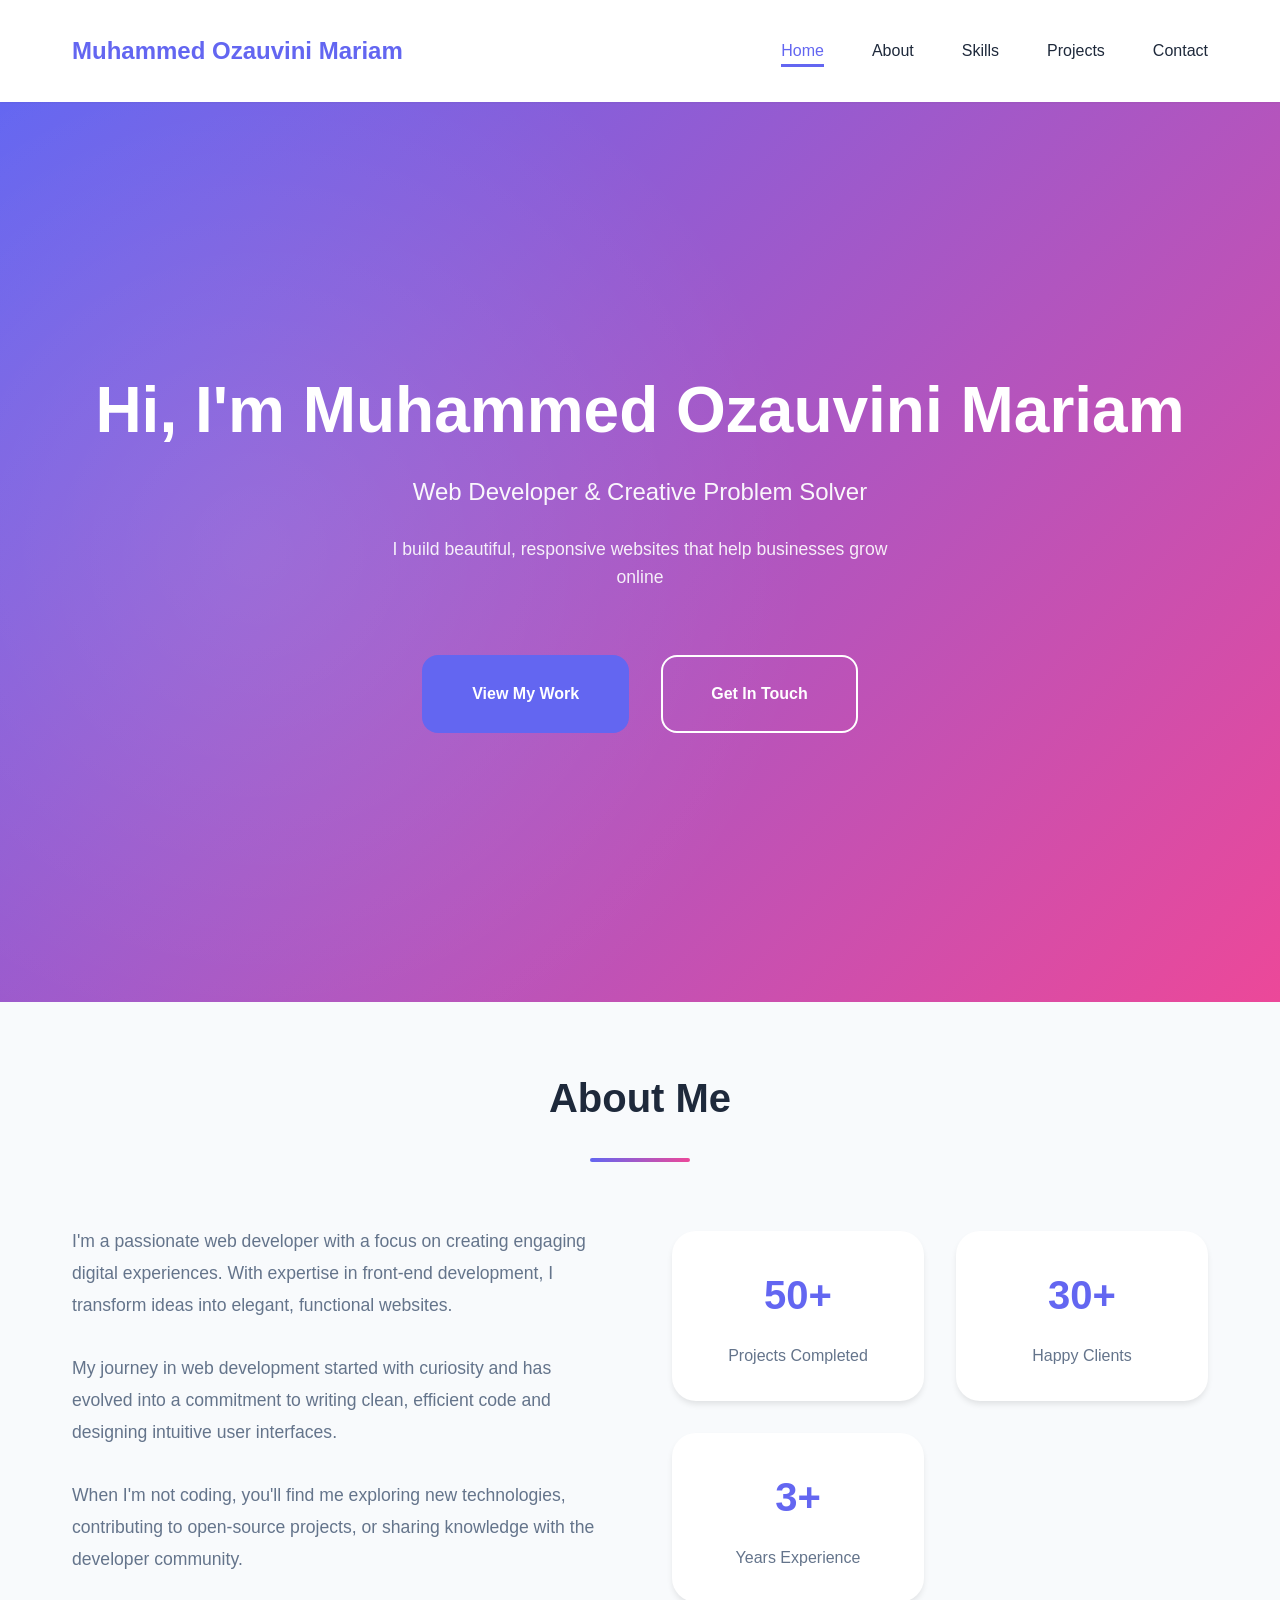
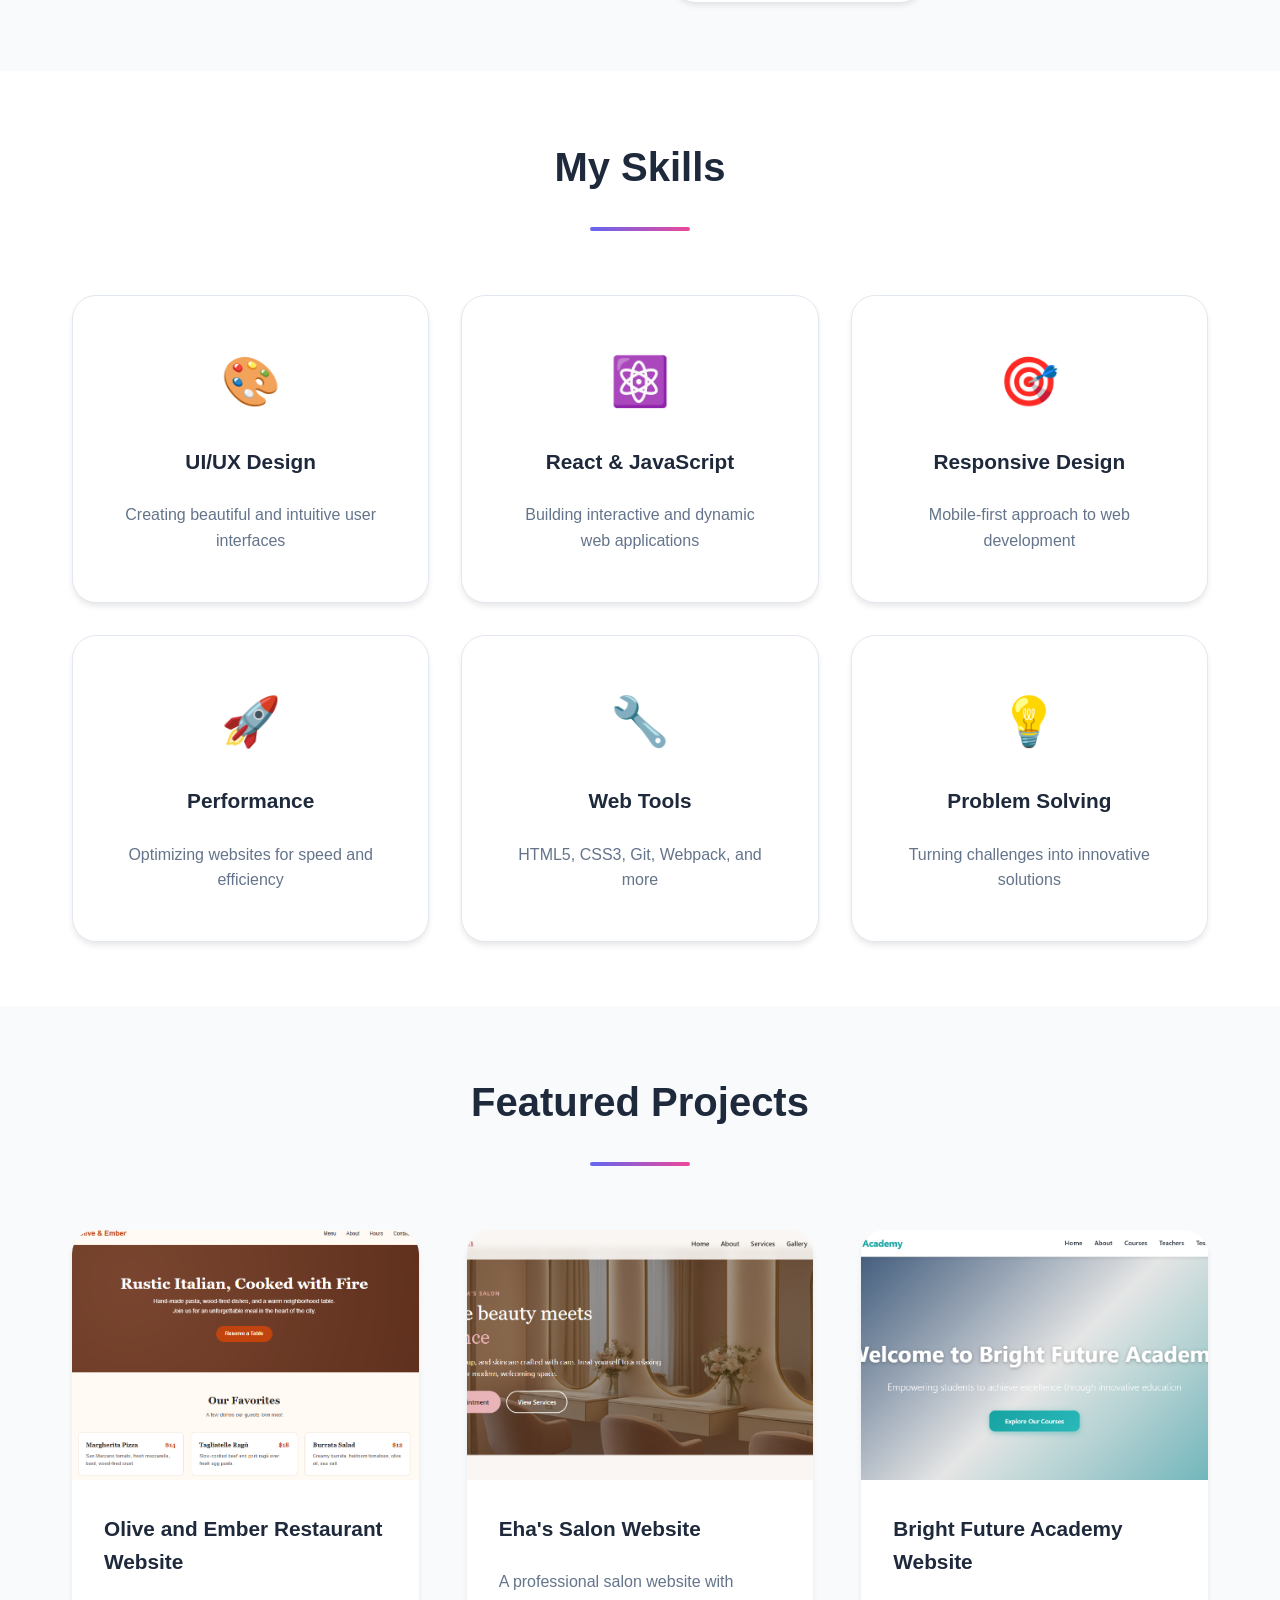
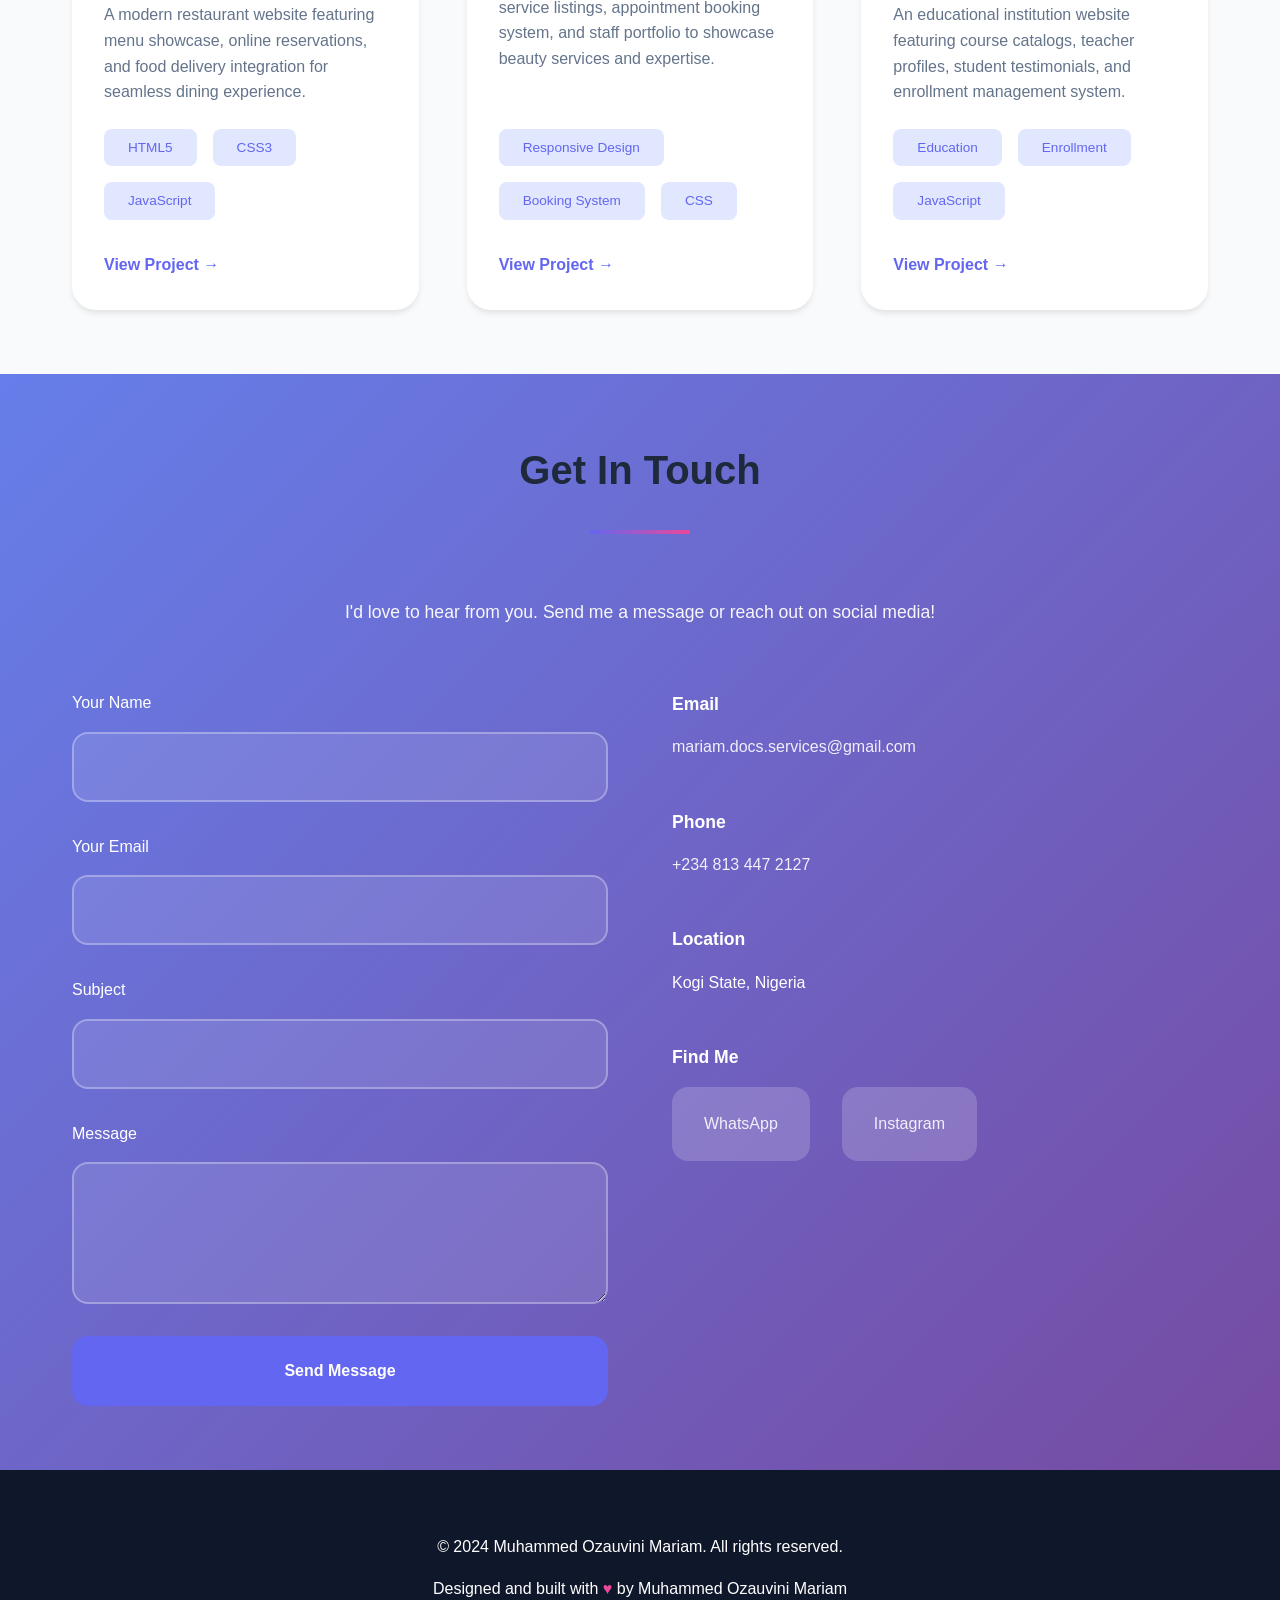
<file: index.html>
<!DOCTYPE html>
<html lang="en">
<head>
    <title>Muhammed Ozauvini Mariam | Frontend Web Developer</title>
    <meta charset="UTF-8" />
    <meta name="viewport" content="width=device-width, initial-scale=1.0" />
    <meta name="keywords" content="portfolio, Mariam, HTML, CSS, JavaScript, web developer, Responsive design, frontend development, projects" />
    <meta name="author" content="Muhammed Ozauvini Mariam">
    <meta name="description" content="Mariam is a frontend web developer, creating beautiful, responsive and modern websites for individuals and businesses. Explore my portfolio and featured projects." />
    <link rel="icon" href="images/icon.png" type="image/x-icon">
    <link rel="stylesheet" href="portfolio.css">

    <meta property="og:title" content="Muhammed Ozauvini Mariam | Frontend Web Developer" />
    <meta property="og:description" content="Explore my portfolio of responsive and modern websites." />
    <meta property="og:type" content="website" />
    <meta property="og:url" content="https://mariam-portfolio-opal.vercel.app" />
    <meta property="og:image" content="https://mariam-portfolio-opal.vercel.app/images/icon.png" />
</head>
<body>
    <!-- Navigation -->
    <nav class="navbar">
        <div class="container">
            <div class="nav-wrapper">
                <div class="logo">
                    <a href="#home">Muhammed Ozauvini Mariam</a>
                </div>
                <button class="menu-toggle" id="menuToggle">
                    <span></span>
                    <span></span>
                    <span></span>
                </button>
                <ul class="nav-menu" id="navMenu">
                    <li><a href="#home">Home</a></li>
                    <li><a href="#about">About</a></li>
                    <li><a href="#skills">Skills</a></li>
                    <li><a href="#projects">Projects</a></li>
                    <li><a href="#contact">Contact</a></li>
                </ul>
            </div>
        </div>
    </nav>

    <!-- Hero Section -->
    <section id="home" class="hero">
        <div class="container">
            <div class="hero-content">
                <h1 class="hero-title">Hi, I&apos;m Muhammed Ozauvini Mariam</h1>
                <p class="hero-subtitle">Web Developer & Creative Problem Solver</p>
                <p class="hero-description">I build beautiful, responsive websites that help businesses grow online</p>
                <div class="hero-buttons">
                    <a href="#projects" class="btn btn-primary">View My Work</a>
                    <a href="#contact" class="btn btn-secondary">Get In Touch</a>
                </div>
            </div>
        </div>
    </section>

    <!-- About Section -->
    <section id="about" class="about">
        <div class="container">
            <h2 class="section-title">About Me</h2>
            <div class="about-content">
                <div class="about-text">
                    <p>I&apos;m a passionate web developer with a focus on creating engaging digital experiences. With expertise in front-end development, I transform ideas into elegant, functional websites.</p>
                    <p>My journey in web development started with curiosity and has evolved into a commitment to writing clean, efficient code and designing intuitive user interfaces.</p>
                    <p>When I&apos;m not coding, you&apos;ll find me exploring new technologies, contributing to open-source projects, or sharing knowledge with the developer community.</p>
                </div>
                <div class="about-highlights">
                    <div class="highlight-item">
                        <span class="highlight-number">50+</span>
                        <span class="highlight-text">Projects Completed</span>
                    </div>
                    <div class="highlight-item">
                        <span class="highlight-number">30+</span>
                        <span class="highlight-text">Happy Clients</span>
                    </div>
                    <div class="highlight-item">
                        <span class="highlight-number">3+</span>
                        <span class="highlight-text">Years Experience</span>
                    </div>
                </div>
            </div>
        </div>
    </section>

    <!-- Skills Section -->
    <section id="skills" class="skills">
        <div class="container">
            <h2 class="section-title">My Skills</h2>
            <div class="skills-grid">
                <div class="skill-card">
                    <div class="skill-icon">🎨</div>
                    <h3>UI/UX Design</h3>
                    <p>Creating beautiful and intuitive user interfaces</p>
                </div>
                <div class="skill-card">
                    <div class="skill-icon">⚛️</div>
                    <h3>React & JavaScript</h3>
                    <p>Building interactive and dynamic web applications</p>
                </div>
                <div class="skill-card">
                    <div class="skill-icon">🎯</div>
                    <h3>Responsive Design</h3>
                    <p>Mobile-first approach to web development</p>
                </div>
                <div class="skill-card">
                    <div class="skill-icon">🚀</div>
                    <h3>Performance</h3>
                    <p>Optimizing websites for speed and efficiency</p>
                </div>
                <div class="skill-card">
                    <div class="skill-icon">🔧</div>
                    <h3>Web Tools</h3>
                    <p>HTML5, CSS3, Git, Webpack, and more</p>
                </div>
                <div class="skill-card">
                    <div class="skill-icon">💡</div>
                    <h3>Problem Solving</h3>
                    <p>Turning challenges into innovative solutions</p>
                </div>
            </div>
        </div>
    </section>

    <!-- Projects Section -->
    <section id="projects" class="projects">
        <div class="container">
            <h2 class="section-title">Featured Projects</h2>
            <div class="projects-grid">
                <!-- Project 1 -->
                <div class="project-card">
                    <div class="project-image">
                        <img src="images/Olive_&_Ember.png" alt="Golden Fork Restaurant Website">
                    </div>
                    <div class="project-content">
                        <h3>Olive and Ember Restaurant Website</h3>
                        <p>A modern restaurant website featuring menu showcase, online reservations, and food delivery integration for seamless dining experience.</p>
                        <div class="project-tags">
                            <span class="tag">HTML5</span>
                            <span class="tag">CSS3</span>
                            <span class="tag">JavaScript</span>
                        </div>
                        <a href="https://restaurant-web-liard-sigma.vercel.app/" target="_blank" rel="noopener noreferrer" class="project-link">View Project →</a>
                    </div>
                </div>

                <!-- Project 2 -->
                <div class="project-card">
                    <div class="project-image">
                        <img src="images/Eha's Salon.png" alt="Eha's Salon Website">
                    </div>
                    <div class="project-content">
                        <h3>Eha&apos;s Salon Website</h3>
                        <p>A professional salon website with service listings, appointment booking system, and staff portfolio to showcase beauty services and expertise.</p>
                        <div class="project-tags">
                            <span class="tag">Responsive Design</span>
                            <span class="tag">Booking System</span>
                            <span class="tag">CSS</span>
                        </div>
                        <a href="https://salon-website-rho-nine.vercel.app/" target="_blank" rel="noopener noreferrer" class="project-link">View Project →</a>
                    </div>
                </div>

                <!-- Project 3 -->
                <div class="project-card">
                    <div class="project-image">
                        <img src="images/Bright Future Academy.png" alt="Bright Future Academy Website">
                    </div>
                    <div class="project-content">
                        <h3>Bright Future Academy Website</h3>
                        <p>An educational institution website featuring course catalogs, teacher profiles, student testimonials, and enrollment management system.</p>
                        <div class="project-tags">
                            <span class="tag">Education</span>
                            <span class="tag">Enrollment</span>
                            <span class="tag">JavaScript</span>
                        </div>
                        <a href="https://bright-future-academy-website.vercel.app/" target="_blank" rel="noopener noreferrer" class="project-link">View Project →</a>
                    </div>
                </div>

            </div>
        </div>
    </section>

    <!-- Contact Section -->
    <section id="contact" class="contact">
        <div class="container">
            <h2 class="section-title">Get In Touch</h2>
            <p class="contact-subtitle">I&apos;d love to hear from you. Send me a message or reach out on social media!</p>
            
            <div class="contact-wrapper">
                <form action="https://formspree.io/f/mzdlznyr" class="contact-form" id="contactForm" method="POST">
                    <div class="form-group">
                        <label for="name">Your Name</label>
                        <input type="text" id="name" name="name" required="required">
                    </div>
                    <div class="form-group">
                        <label for="email">Your Email</label>
                        <input type="email" id="email" name="email" required="required">
                    </div>
                    <div class="form-group">
                        <label for="subject">Subject</label>
                        <input type="text" id="subject" name="subject" required="required">
                    </div>
                    <div class="form-group">
                        <label for="message">Message</label>
                        <textarea id="message" name="message" rows="5" required="required"></textarea>
                    </div>
                    <button type="submit" class="btn btn-primary">Send Message</button>
                </form>

                <div class="contact-info">
                    <div class="info-item">
                        <h4>Email</h4>
                        <a href="mailto:mariam.docs.services@gmail.com">mariam.docs.services@gmail.com</a>
                    </div>
                    <div class="info-item">
                        <h4>Phone</h4>
                        <a href="tel:+1234567890">+234 813 447 2127</a>
                    </div>
                    <div class="info-item">
                        <h4>Location</h4>
                        <p>Kogi State, Nigeria</p>
                    </div>
                    <div class="info-item">
                        <h4>Find Me</h4>
                        <div class="social-links">
                            <a href="https://wa.me/2348134472127" target="_blank" rel="noopener noreferrer">WhatsApp</a>
                            <a href="https://instagram.com/mariam.web.docs" target="_blank" rel="noopener noreferrer">Instagram</a>
                        </div>
                    </div>
                </div>
            </div>
        </div>
    </section>

    <!-- Footer -->
    <footer class="footer">
        <div class="container">
            <p>&copy; 2024 Muhammed Ozauvini Mariam. All rights reserved.</p>
            <p>Designed and built with <span class="heart">♥</span> by Muhammed Ozauvini Mariam</p>
        </div>
    </footer>

    <script src="portfolio.js"></script>
</body>
</html>
</file>
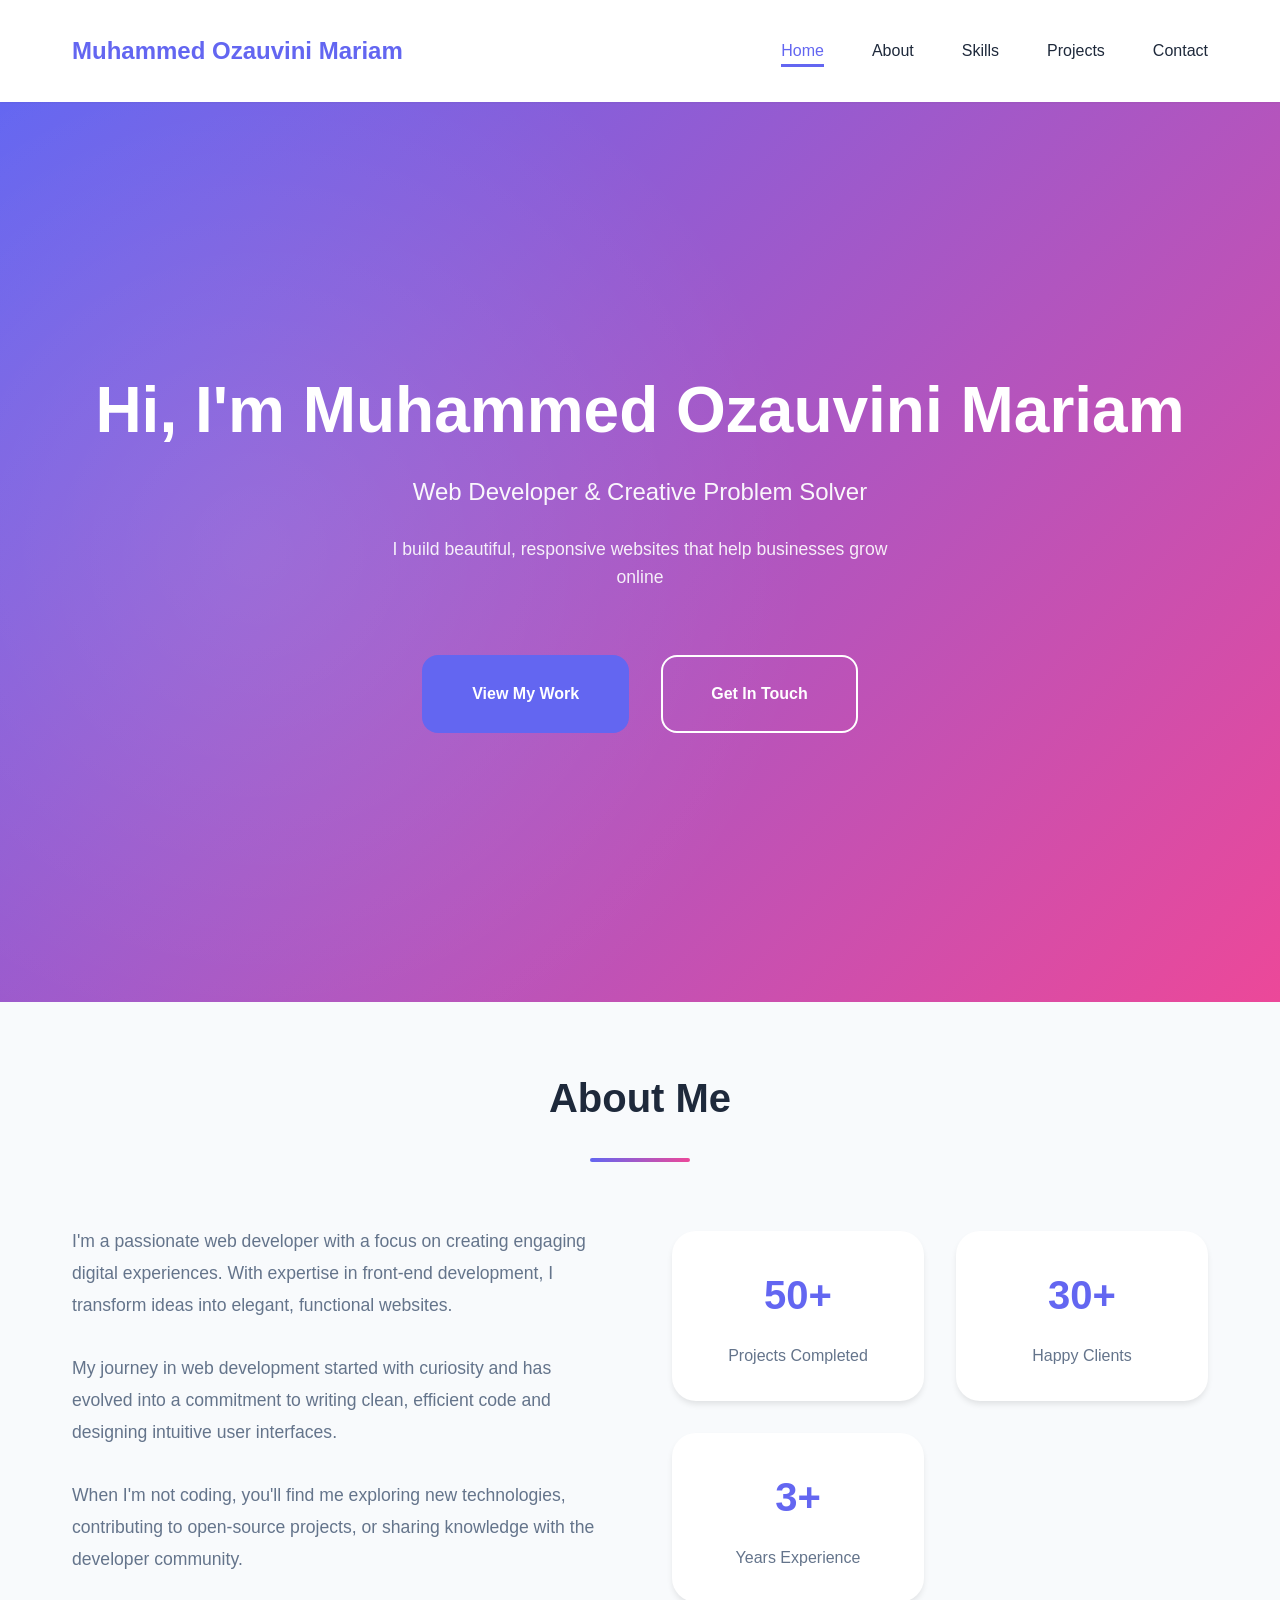
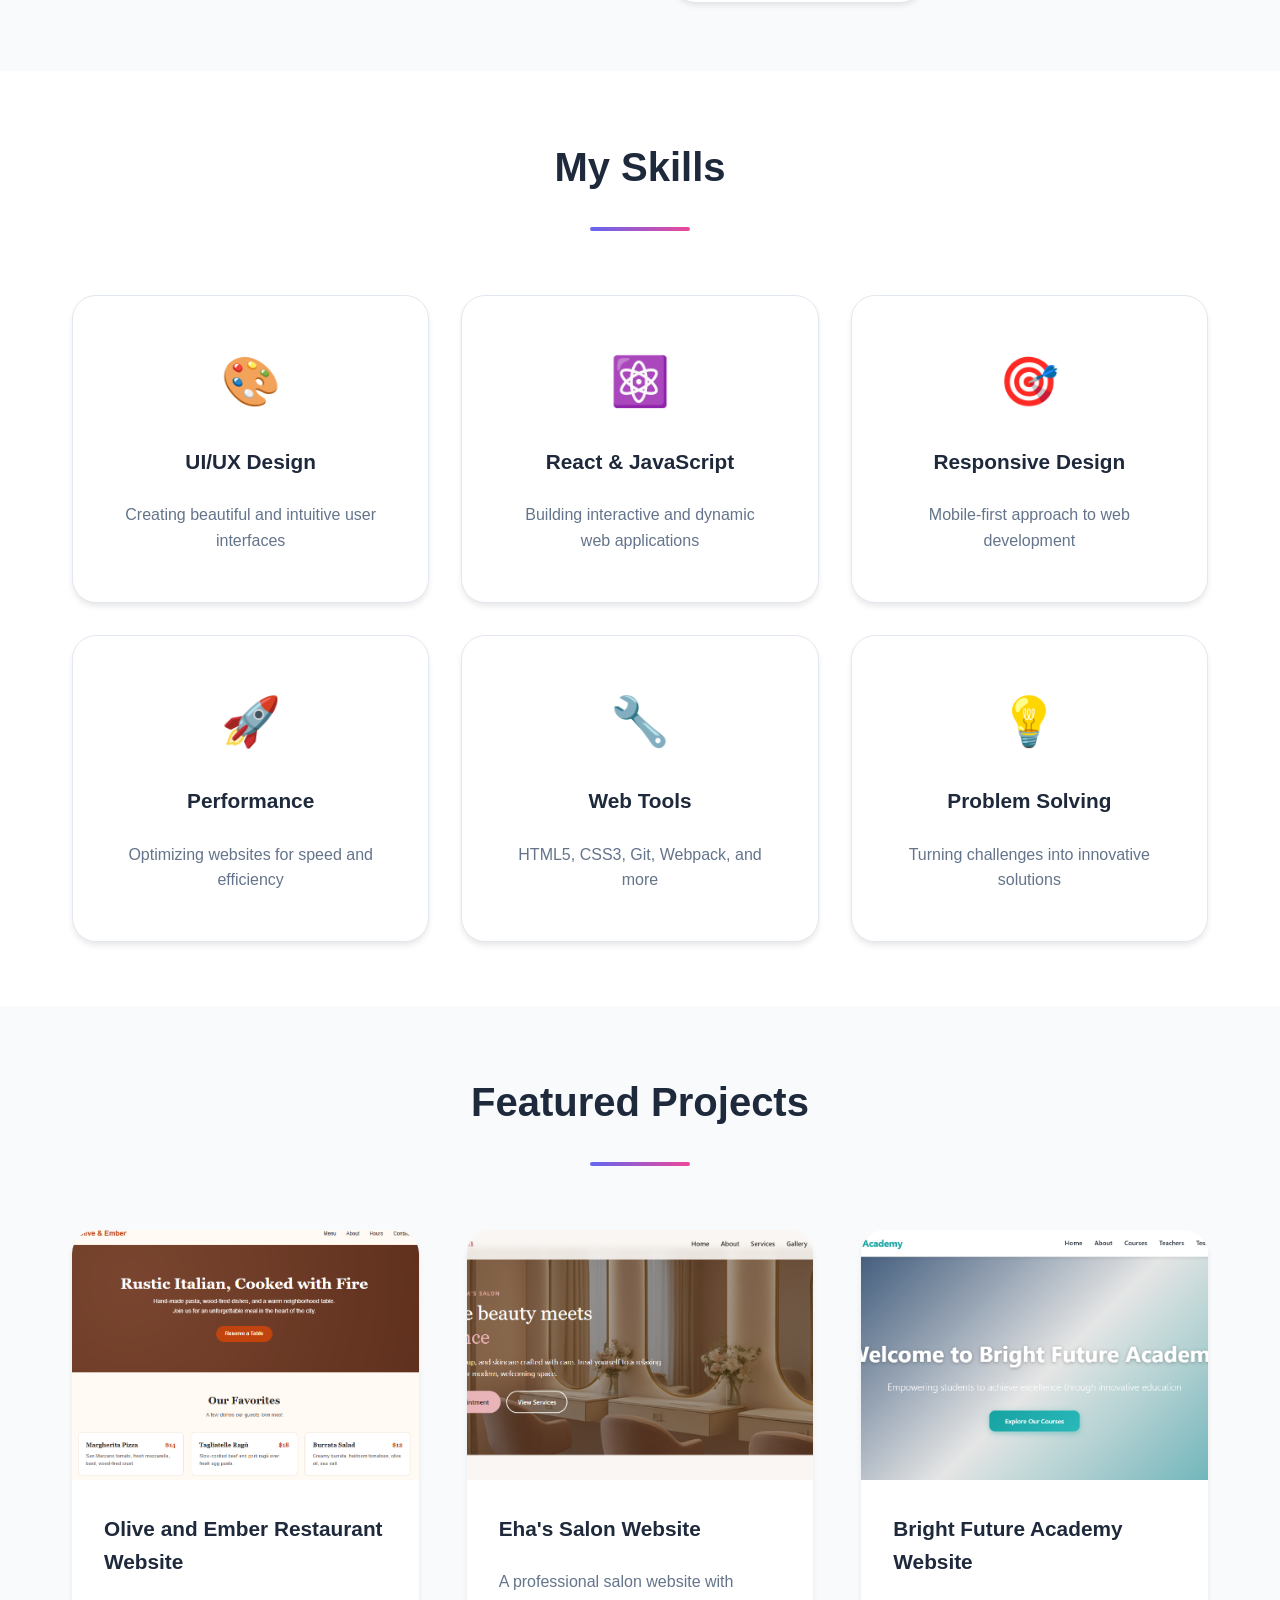
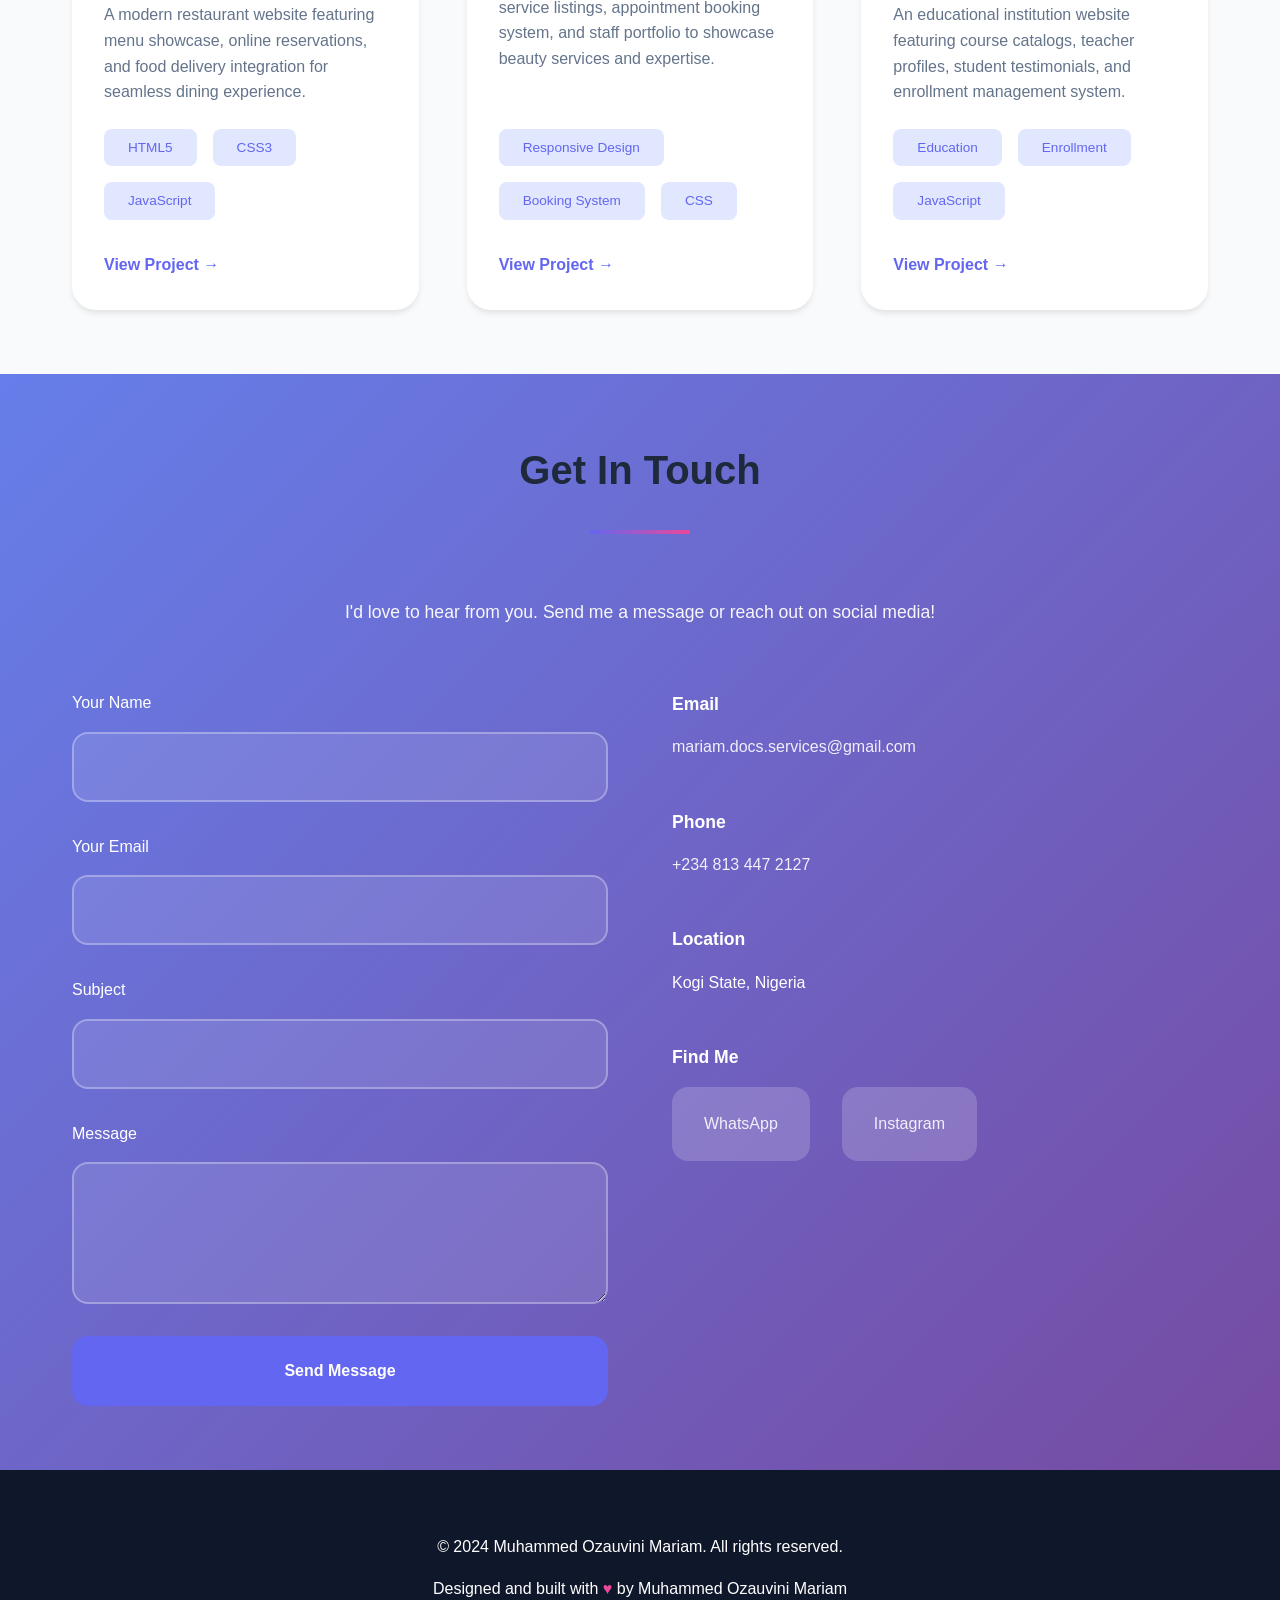
<file: portfolio.html>
<!DOCTYPE html>
<html lang="en">
<head>
    <meta charset="UTF-8" />
    <meta name="viewport" content="width=device-width, initial-scale=1.0" />
    <meta name="keywords" content="portfolio, Mariam, HTML, CSS, JavaScript, web developer">
    <meta name="author" content="Muhammed Ozauvini Mariam">
    <meta name="description" content="Mariam is a beginner web developer from Nigeria creating responsive websites using HTML, CSS and JavaScript. Explore my portfolio and featured projects." />
    <title>Muhammed Ozauvini Mariam - Web Developer Portfolio</title>
    <link rel="stylesheet" href="portfolio.css">
</head>
<body>
    <!-- Navigation -->
    <nav class="navbar">
        <div class="container">
            <div class="nav-wrapper">
                <div class="logo">
                    <a href="#home">Muhammed Ozauvini Mariam</a>
                </div>
                <button class="menu-toggle" id="menuToggle">
                    <span></span>
                    <span></span>
                    <span></span>
                </button>
                <ul class="nav-menu" id="navMenu">
                    <li><a href="#home">Home</a></li>
                    <li><a href="#about">About</a></li>
                    <li><a href="#skills">Skills</a></li>
                    <li><a href="#projects">Projects</a></li>
                    <li><a href="#contact">Contact</a></li>
                </ul>
            </div>
        </div>
    </nav>

    <!-- Hero Section -->
    <section id="home" class="hero">
        <div class="container">
            <div class="hero-content">
                <h1 class="hero-title">Hi, I&apos;m Muhammed Ozauvini Mariam</h1>
                <p class="hero-subtitle">Web Developer & Creative Problem Solver</p>
                <p class="hero-description">I build beautiful, responsive websites that help businesses grow online</p>
                <div class="hero-buttons">
                    <a href="#projects" class="btn btn-primary">View My Work</a>
                    <a href="#contact" class="btn btn-secondary">Get In Touch</a>
                </div>
            </div>
        </div>
    </section>

    <!-- About Section -->
    <section id="about" class="about">
        <div class="container">
            <h2 class="section-title">About Me</h2>
            <div class="about-content">
                <div class="about-text">
                    <p>I&apos;m a passionate web developer with a focus on creating engaging digital experiences. With expertise in front-end development, I transform ideas into elegant, functional websites.</p>
                    <p>My journey in web development started with curiosity and has evolved into a commitment to writing clean, efficient code and designing intuitive user interfaces.</p>
                    <p>When I&apos;m not coding, you&apos;ll find me exploring new technologies, contributing to open-source projects, or sharing knowledge with the developer community.</p>
                </div>
                <div class="about-highlights">
                    <div class="highlight-item">
                        <span class="highlight-number">50+</span>
                        <span class="highlight-text">Projects Completed</span>
                    </div>
                    <div class="highlight-item">
                        <span class="highlight-number">30+</span>
                        <span class="highlight-text">Happy Clients</span>
                    </div>
                    <div class="highlight-item">
                        <span class="highlight-number">3+</span>
                        <span class="highlight-text">Years Experience</span>
                    </div>
                </div>
            </div>
        </div>
    </section>

    <!-- Skills Section -->
    <section id="skills" class="skills">
        <div class="container">
            <h2 class="section-title">My Skills</h2>
            <div class="skills-grid">
                <div class="skill-card">
                    <div class="skill-icon">🎨</div>
                    <h3>UI/UX Design</h3>
                    <p>Creating beautiful and intuitive user interfaces</p>
                </div>
                <div class="skill-card">
                    <div class="skill-icon">⚛️</div>
                    <h3>React & JavaScript</h3>
                    <p>Building interactive and dynamic web applications</p>
                </div>
                <div class="skill-card">
                    <div class="skill-icon">🎯</div>
                    <h3>Responsive Design</h3>
                    <p>Mobile-first approach to web development</p>
                </div>
                <div class="skill-card">
                    <div class="skill-icon">🚀</div>
                    <h3>Performance</h3>
                    <p>Optimizing websites for speed and efficiency</p>
                </div>
                <div class="skill-card">
                    <div class="skill-icon">🔧</div>
                    <h3>Web Tools</h3>
                    <p>HTML5, CSS3, Git, Webpack, and more</p>
                </div>
                <div class="skill-card">
                    <div class="skill-icon">💡</div>
                    <h3>Problem Solving</h3>
                    <p>Turning challenges into innovative solutions</p>
                </div>
            </div>
        </div>
    </section>

    <!-- Projects Section -->
    <section id="projects" class="projects">
        <div class="container">
            <h2 class="section-title">Featured Projects</h2>
            <div class="projects-grid">
                <!-- Project 1 -->
                <div class="project-card">
                    <div class="project-image">
                        <img src="images/Olive_&_Ember.png" alt="Golden Fork Restaurant Website">
                    </div>
                    <div class="project-content">
                        <h3>Olive and Ember Restaurant Website</h3>
                        <p>A modern restaurant website featuring menu showcase, online reservations, and food delivery integration for seamless dining experience.</p>
                        <div class="project-tags">
                            <span class="tag">HTML5</span>
                            <span class="tag">CSS3</span>
                            <span class="tag">JavaScript</span>
                        </div>
                        <a href="https://restaurant-web-liard-sigma.vercel.app/" target="_blank" rel="noopener noreferrer" class="project-link">View Project →</a>
                    </div>
                </div>

                <!-- Project 2 -->
                <div class="project-card">
                    <div class="project-image">
                        <img src="images/Eha's Salon.png" alt="Eha's Salon Website">
                    </div>
                    <div class="project-content">
                        <h3>Eha&apos;s Salon Website</h3>
                        <p>A professional salon website with service listings, appointment booking system, and staff portfolio to showcase beauty services and expertise.</p>
                        <div class="project-tags">
                            <span class="tag">Responsive Design</span>
                            <span class="tag">Booking System</span>
                            <span class="tag">CSS</span>
                        </div>
                        <a href="https://salon-website-rho-nine.vercel.app/" target="_blank" rel="noopener noreferrer" class="project-link">View Project →</a>
                    </div>
                </div>

                <!-- Project 3 -->
                <div class="project-card">
                    <div class="project-image">
                        <img src="Bright Future Academy.png" alt="Bright Future Academy Website">
                    </div>
                    <div class="project-content">
                        <h3>Bright Future Academy Website</h3>
                        <p>An educational institution website featuring course catalogs, teacher profiles, student testimonials, and enrollment management system.</p>
                        <div class="project-tags">
                            <span class="tag">Education</span>
                            <span class="tag">Enrollment</span>
                            <span class="tag">JavaScript</span>
                        </div>
                        <a href="https://bright-future-academy-website.vercel.app/" target="_blank" rel="noopener noreferrer" class="project-link">View Project →</a>
                    </div>
                </div>

            </div>
        </div>
    </section>

    <!-- Contact Section -->
    <section id="contact" class="contact">
        <div class="container">
            <h2 class="section-title">Get In Touch</h2>
            <p class="contact-subtitle">I&apos;d love to hear from you. Send me a message or reach out on social media!</p>
            
            <div class="contact-wrapper">
                <form action="https://formspree.io/f/mzdlznyr" class="contact-form" id="contactForm" method="POST">
                    <div class="form-group">
                        <label for="name">Your Name</label>
                        <input type="text" id="name" name="name" required="required">
                    </div>
                    <div class="form-group">
                        <label for="email">Your Email</label>
                        <input type="email" id="email" name="email" required="required">
                    </div>
                    <div class="form-group">
                        <label for="subject">Subject</label>
                        <input type="text" id="subject" name="subject" required="required">
                    </div>
                    <div class="form-group">
                        <label for="message">Message</label>
                        <textarea id="message" name="message" rows="5" required="required"></textarea>
                    </div>
                    <button type="submit" class="btn btn-primary">Send Message</button>
                </form>

                <div class="contact-info">
                    <div class="info-item">
                        <h4>Email</h4>
                        <a href="mailto:mariam.docs.services@gmail.com">mariam.docs.services@gmail.com</a>
                    </div>
                    <div class="info-item">
                        <h4>Phone</h4>
                        <a href="tel:+1234567890">+234 813 447 2127</a>
                    </div>
                    <div class="info-item">
                        <h4>Location</h4>
                        <p>Kogi State, Nigeria</p>
                    </div>
                    <div class="info-item">
                        <h4>Find Me</h4>
                        <div class="social-links">
                            <a href="https://wa.me/2348134472127" target="_blank" rel="noopener noreferrer">WhatsApp</a>
                            <a href="https://instagram.com/mariam.web.docs" target="_blank" rel="noopener noreferrer">Instagram</a>
                        </div>
                    </div>
                </div>
            </div>
        </div>
    </section>

    <!-- Footer -->
    <footer class="footer">
        <div class="container">
            <p>&copy; 2024 Muhammed Ozauvini Mariam. All rights reserved.</p>
            <p>Designed and built with <span class="heart">♥</span> by Muhammed Ozauvini Mariam</p>
        </div>
    </footer>

    <script src="portfolio.js"></script>
</body>
</html>
</file>
<file: portfolio.css>
/* ============================================
   CSS VARIABLES - Easy Customization
   ============================================ */
:root {
    /* Colors */
    --primary-color: #6366f1;
    --primary-dark: #4f46e5;
    --secondary-color: #ec4899;
    --dark-bg: #0f172a;
    --light-bg: #ffffff;
    --text-dark: #1e293b;
    --text-light: #64748b;
    --border-color: #e2e8f0;
    --accent-color: #06b6d4;

    /* Fonts */
    --font-primary: -apple-system, BlinkMacSystemFont, 'Segoe UI', Roboto, Oxygen, Ubuntu, Cantarell, sans-serif;
    --font-mono: 'Courier New', monospace;

    /* Spacing */
    --spacing-xs: 0.5rem;
    --spacing-sm: 1rem;
    --spacing-md: 1.5rem;
    --spacing-lg: 2rem;
    --spacing-xl: 3rem;
    --spacing-2xl: 4rem;

    /* Border Radius */
    --radius-sm: 0.5rem;
    --radius-md: 1rem;
    --radius-lg: 1.5rem;

    /* Shadows */
    --shadow-sm: 0 1px 2px 0 rgba(0, 0, 0, 0.05);
    --shadow-md: 0 4px 6px -1px rgba(0, 0, 0, 0.1);
    --shadow-lg: 0 10px 15px -3px rgba(0, 0, 0, 0.1);
    --shadow-xl: 0 20px 25px -5px rgba(0, 0, 0, 0.1);

    /* Transitions */
    --transition: all 0.3s ease;
}

/* ============================================
   RESET & BASE STYLES
   ============================================ */
* {
    margin: 0;
    padding: 0;
    box-sizing: border-box;
}

html {
    scroll-behavior: smooth;
}

body {
    font-family: var(--font-primary);
    color: var(--text-dark);
    background-color: var(--light-bg);
    line-height: 1.6;
}

a {
    color: var(--primary-color);
    text-decoration: none;
    transition: var(--transition);
}

a:hover {
    color: var(--primary-dark);
}

/* ============================================
   LAYOUT
   ============================================ */
.container {
    max-width: 1200px;
    margin: 0 auto;
    padding: 0 var(--spacing-lg);
}

section {
    padding: var(--spacing-2xl) 0;
}

.section-title {
    font-size: 2.5rem;
    font-weight: 700;
    margin-bottom: var(--spacing-2xl);
    text-align: center;
    color: var(--text-dark);
    position: relative;
    padding-bottom: var(--spacing-lg);
}

.section-title::after {
    content: '';
    position: absolute;
    bottom: 0;
    left: 50%;
    transform: translateX(-50%);
    width: 100px;
    height: 4px;
    background: linear-gradient(90deg, var(--primary-color), var(--secondary-color));
    border-radius: 2px;
}

/* ============================================
   NAVIGATION
   ============================================ */
.navbar {
    background-color: var(--light-bg);
    box-shadow: var(--shadow-sm);
    position: sticky;
    top: 0;
    z-index: 100;
    transition: var(--transition);
}

.nav-wrapper {
    display: flex;
    justify-content: space-between;
    align-items: center;
    padding: var(--spacing-lg) 0;
}

.logo a {
    font-size: 1.5rem;
    font-weight: 700;
    color: var(--primary-color);
}

.nav-menu {
    display: flex;
    list-style: none;
    gap: var(--spacing-xl);
}

.nav-menu a {
    font-weight: 500;
    color: var(--text-dark);
    transition: var(--transition);
}

.nav-menu a:hover {
    color: var(--primary-color);
}

.menu-toggle {
    display: none;
    flex-direction: column;
    background: none;
    border: none;
    cursor: pointer;
    gap: 5px;
}

.menu-toggle span {
    width: 25px;
    height: 3px;
    background-color: var(--text-dark);
    border-radius: 2px;
    transition: var(--transition);
}

.menu-toggle.active span:nth-child(1) {
    transform: rotate(45deg) translate(10px, 10px);
}

.menu-toggle.active span:nth-child(2) {
    opacity: 0;
}

.menu-toggle.active span:nth-child(3) {
    transform: rotate(-45deg) translate(7px, -7px);
}

/* ============================================
   HERO SECTION
   ============================================ */
.hero {
    background: linear-gradient(135deg, var(--primary-color), var(--secondary-color));
    color: white;
    padding: var(--spacing-2xl) 0;
    min-height: 100vh;
    display: flex;
    align-items: center;
    position: relative;
    overflow: hidden;
}

.hero::before {
    content: '';
    position: absolute;
    top: 0;
    left: 0;
    right: 0;
    bottom: 0;
    background: radial-gradient(circle at 20% 50%, rgba(255, 255, 255, 0.1) 0%, transparent 50%);
    pointer-events: none;
}

.hero-content {
    position: relative;
    z-index: 1;
    text-align: center;
}

.hero-title {
    font-size: clamp(2rem, 8vw, 4rem);
    font-weight: 800;
    margin-bottom: var(--spacing-md);
    line-height: 1.2;
}

.hero-subtitle {
    font-size: 1.5rem;
    margin-bottom: var(--spacing-md);
    opacity: 0.95;
}

.hero-description {
    font-size: 1.1rem;
    margin-bottom: var(--spacing-2xl);
    opacity: 0.9;
    max-width: 500px;
    margin-left: auto;
    margin-right: auto;
}

.hero-buttons {
    display: flex;
    gap: var(--spacing-lg);
    justify-content: center;
    flex-wrap: wrap;
}

/* ============================================
   BUTTONS
   ============================================ */
.btn {
    padding: var(--spacing-md) var(--spacing-xl);
    border: 2px solid transparent;
    border-radius: var(--radius-md);
    font-size: 1rem;
    font-weight: 600;
    cursor: pointer;
    transition: var(--transition);
    display: inline-block;
    text-align: center;
}

.btn-primary {
    background-color: var(--primary-color);
    color: white;
}

.btn-primary:hover {
    background-color: var(--primary-dark);
    transform: translateY(-2px);
    box-shadow: var(--shadow-lg);
}

.btn-secondary {
    background-color: transparent;
    color: white;
    border-color: white;
}

.btn-secondary:hover {
    background-color: white;
    color: var(--primary-color);
}

/* ============================================
   ABOUT SECTION
   ============================================ */
.about {
    background-color: #f8fafc;
}

.about-content {
    display: grid;
    grid-template-columns: 1fr 1fr;
    gap: var(--spacing-2xl);
    align-items: center;
}

.about-text p {
    margin-bottom: var(--spacing-lg);
    color: var(--text-light);
    line-height: 1.8;
    font-size: 1.1rem;
}

.about-highlights {
    display: grid;
    grid-template-columns: 1fr 1fr;
    gap: var(--spacing-lg);
}

.highlight-item {
    background-color: white;
    padding: var(--spacing-lg);
    border-radius: var(--radius-lg);
    box-shadow: var(--shadow-md);
    text-align: center;
}

.highlight-number {
    display: block;
    font-size: 2.5rem;
    font-weight: 700;
    color: var(--primary-color);
    margin-bottom: var(--spacing-sm);
}

.highlight-text {
    display: block;
    color: var(--text-light);
    font-weight: 500;
}

/* ============================================
   SKILLS SECTION
   ============================================ */
.skills {
    background-color: var(--light-bg);
}

.skills-grid {
    display: grid;
    grid-template-columns: repeat(auto-fit, minmax(300px, 1fr));
    gap: var(--spacing-lg);
}

.skill-card {
    background-color: white;
    padding: var(--spacing-xl);
    border-radius: var(--radius-lg);
    box-shadow: var(--shadow-md);
    text-align: center;
    transition: var(--transition);
    border: 1px solid var(--border-color);
}

.skill-card:hover {
    transform: translateY(-10px);
    box-shadow: var(--shadow-xl);
    border-color: var(--primary-color);
}

.skill-icon {
    font-size: 3rem;
    margin-bottom: var(--spacing-md);
    display: block;
}

.skill-card h3 {
    font-size: 1.3rem;
    margin-bottom: var(--spacing-md);
    color: var(--text-dark);
}

.skill-card p {
    color: var(--text-light);
    line-height: 1.6;
}

/* ============================================
   PROJECTS SECTION
   ============================================ */
.projects {
    background-color: #f8fafc;
}

.projects-grid {
    display: grid;
    grid-template-columns: repeat(auto-fit, minmax(300px, 1fr));
    gap: var(--spacing-xl);
}

.project-card {
    background-color: white;
    border-radius: var(--radius-lg);
    overflow: hidden;
    box-shadow: var(--shadow-md);
    transition: var(--transition);
    display: flex;
    flex-direction: column;
}

.project-card:hover {
    transform: translateY(-10px);
    box-shadow: var(--shadow-xl);
}

.project-image {
    width: 100%;
    height: 250px;
    overflow: hidden;
    background-color: var(--border-color);
}

.project-image img {
    width: 100%;
    height: 100%;
    object-fit: cover;
    transition: var(--transition);
}

.project-card:hover .project-image img {
    transform: scale(1.05);
}

.project-content {
    padding: var(--spacing-lg);
    flex-grow: 1;
    display: flex;
    flex-direction: column;
}

.project-content h3 {
    font-size: 1.3rem;
    margin-bottom: var(--spacing-md);
    color: var(--text-dark);
}

.project-content p {
    color: var(--text-light);
    margin-bottom: var(--spacing-md);
    flex-grow: 1;
}

.project-tags {
    display: flex;
    flex-wrap: wrap;
    gap: var(--spacing-sm);
    margin-bottom: var(--spacing-lg);
}

.tag {
    background-color: #e0e7ff;
    color: var(--primary-color);
    padding: var(--spacing-xs) var(--spacing-md);
    border-radius: var(--radius-sm);
    font-size: 0.85rem;
    font-weight: 500;
}

.project-link {
    color: var(--primary-color);
    font-weight: 600;
    display: inline-block;
}

.project-link:hover {
    color: var(--primary-dark);
}

/* ============================================
   CONTACT SECTION
   ============================================ */
.contact {
    background: linear-gradient(135deg, #667eea 0%, #764ba2 100%);
    color: white;
}

.contact-subtitle {
    text-align: center;
    font-size: 1.1rem;
    margin-bottom: var(--spacing-2xl);
    opacity: 0.95;
}

.contact-wrapper {
    display: grid;
    grid-template-columns: 1fr 1fr;
    gap: var(--spacing-2xl);
}

.contact-form {
    display: flex;
    flex-direction: column;
    gap: var(--spacing-lg);
}

.form-group {
    display: flex;
    flex-direction: column;
}

.form-group label {
    margin-bottom: var(--spacing-sm);
    font-weight: 500;
}

.form-group input,
.form-group textarea {
    padding: var(--spacing-md);
    border: 2px solid rgba(255, 255, 255, 0.3);
    background-color: rgba(255, 255, 255, 0.1);
    color: white;
    border-radius: var(--radius-md);
    font-size: 1rem;
    font-family: var(--font-primary);
    transition: var(--transition);
}

.form-group input::placeholder,
.form-group textarea::placeholder {
    color: rgba(255, 255, 255, 0.7);
}

.form-group input:focus,
.form-group textarea:focus {
    outline: none;
    border-color: white;
    background-color: rgba(255, 255, 255, 0.2);
}

.contact-info {
    display: flex;
    flex-direction: column;
    gap: var(--spacing-xl);
}

.info-item h4 {
    font-size: 1.1rem;
    margin-bottom: var(--spacing-sm);
}

.info-item a {
    color: white;
    opacity: 0.9;
}

.info-item a:hover {
    opacity: 1;
}

.social-links {
    display: flex;
    gap: var(--spacing-lg);
    flex-wrap: wrap;
}

.social-links a {
    display: inline-block;
    padding: var(--spacing-md) var(--spacing-lg);
    background-color: rgba(255, 255, 255, 0.2);
    border-radius: var(--radius-md);
    transition: var(--transition);
}

.social-links a:hover {
    background-color: rgba(255, 255, 255, 0.3);
}

/* ============================================
   FOOTER
   ============================================ */
.footer {
    background-color: var(--dark-bg);
    color: white;
    text-align: center;
    padding: var(--spacing-xl) 0;
}

.footer p {
    margin: var(--spacing-sm) 0;
}

.heart {
    color: var(--secondary-color);
    animation: heartbeat 1.5s ease-in-out infinite;
}

@keyframes heartbeat {
    0%, 100% { transform: scale(1); }
    50% { transform: scale(1.2); }
}

/* ============================================
   RESPONSIVE DESIGN
   ============================================ */
@media (max-width: 768px) {
    .container {
        padding: 0 var(--spacing-md);
    }

    section {
        padding: var(--spacing-xl) 0;
    }

    .section-title {
        font-size: 2rem;
        margin-bottom: var(--spacing-xl);
    }

    /* Navigation */
    .nav-menu {
        display: none;
        position: absolute;
        top: 100%;
        left: 0;
        right: 0;
        flex-direction: column;
        background-color: var(--light-bg);
        padding: var(--spacing-lg);
        gap: var(--spacing-lg);
        box-shadow: var(--shadow-lg);
    }

    .nav-menu.active {
        display: flex;
    }

    .menu-toggle {
        display: flex;
    }

    /* Hero */
    .hero {
        min-height: 80vh;
        padding: var(--spacing-xl) 0;
    }

    .hero-buttons {
        flex-direction: column;
        align-items: center;
    }

    .btn {
        width: 100%;
        max-width: 300px;
    }

    /* About */
    .about-content {
        grid-template-columns: 1fr;
    }

    .about-highlights {
        grid-template-columns: 1fr;
    }

    /* Skills */
    .skills-grid {
        grid-template-columns: 1fr;
    }

    /* Contact */
    .contact-wrapper {
        grid-template-columns: 1fr;
    }
}

@media (max-width: 640px) {
    .section-title {
        font-size: 1.5rem;
    }

    .hero-title {
        font-size: 1.8rem;
    }

    .hero-subtitle {
        font-size: 1.2rem;
    }

    .projects-grid,
    .skills-grid {
        grid-template-columns: 1fr;
    }

    .highlight-item {
        padding: var(--spacing-md);
    }

    .highlight-number {
        font-size: 2rem;
    }

    .nav-wrapper {
        padding: var(--spacing-md) 0;
    }

    .logo a {
        font-size: 1.2rem;
    }
}

/* ============================================
   ACCESSIBILITY
   ============================================ */
@media (prefers-reduced-motion: reduce) {
    * {
        animation-duration: 0.01ms !important;
        animation-iteration-count: 1 !important;
        transition-duration: 0.01ms !important;
    }
}
</file>
